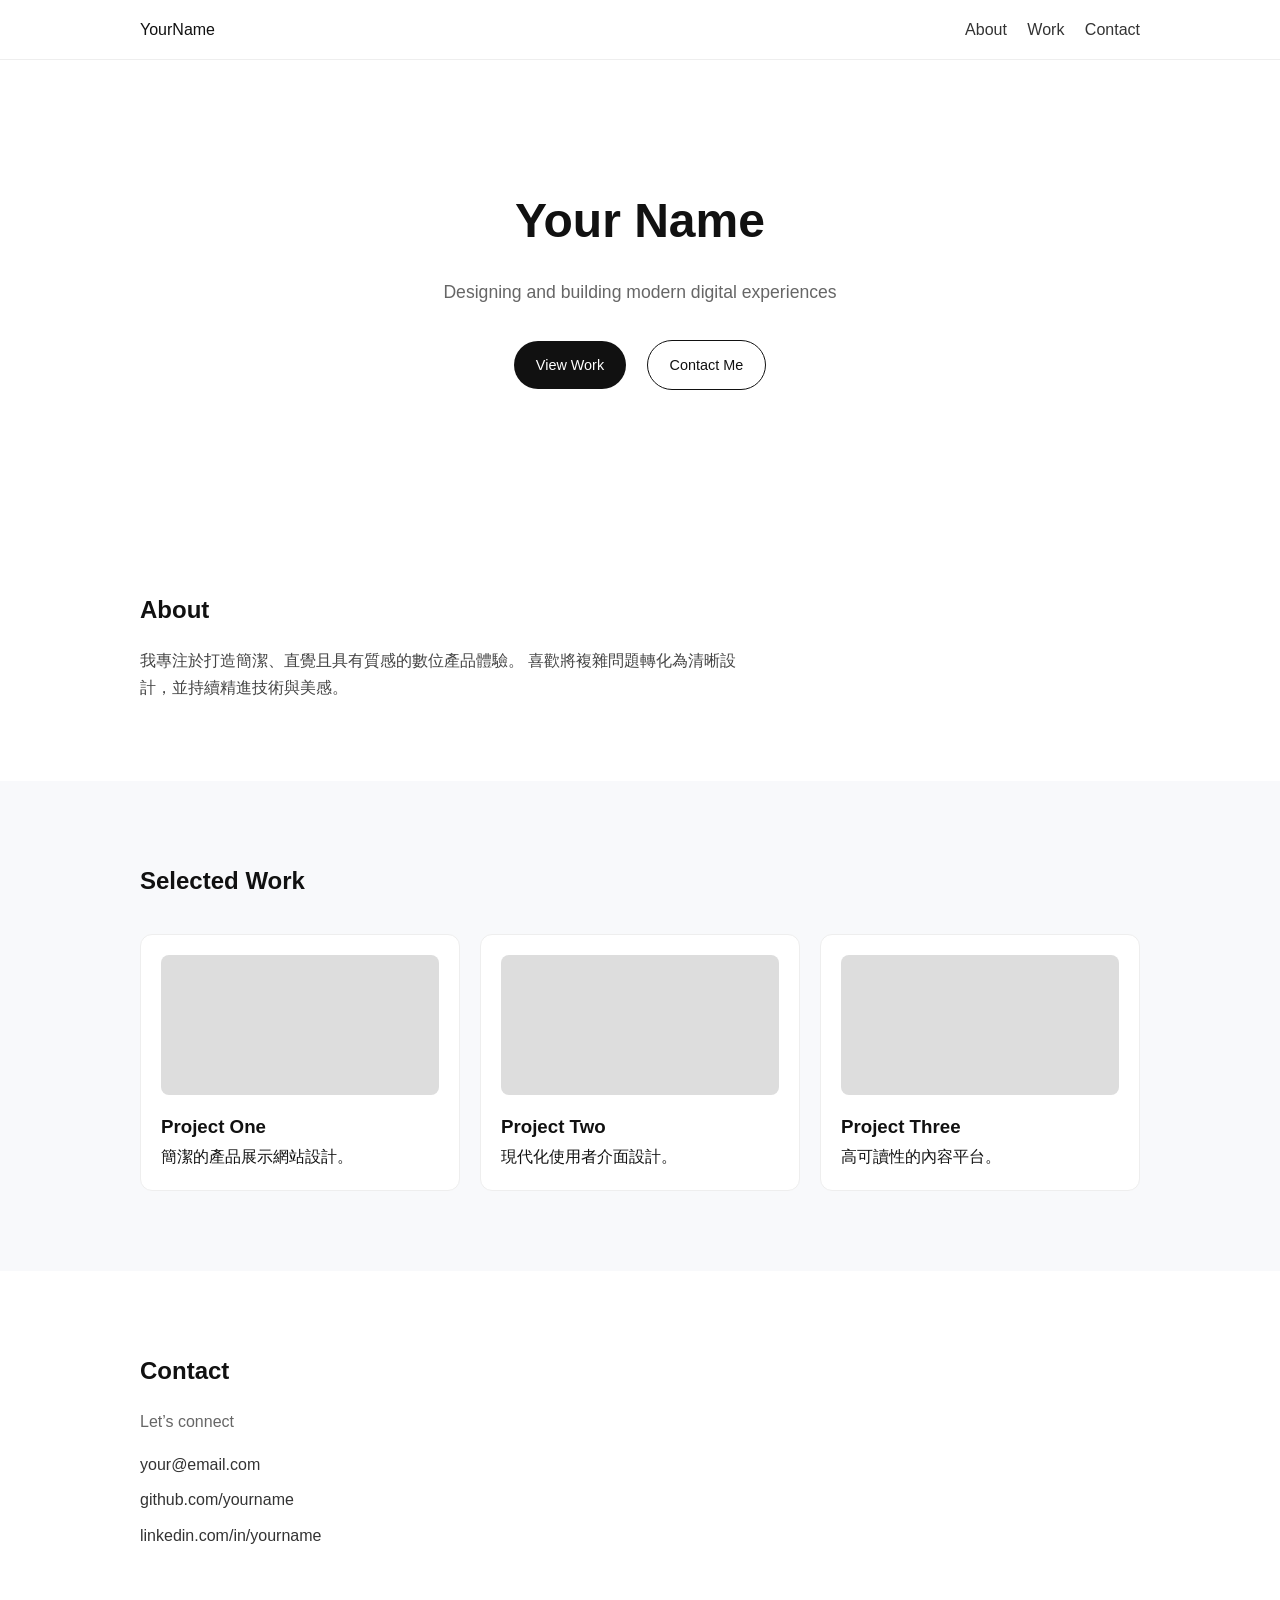
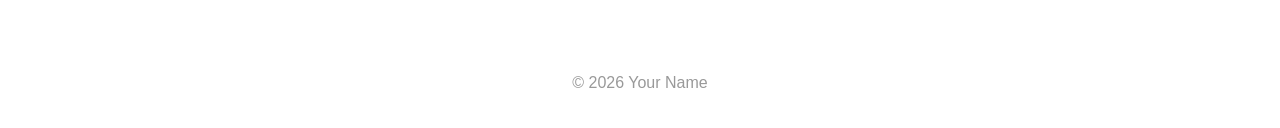
<file: index2.html>
<!DOCTYPE html>
<html lang="zh-Hant">
<head>
  <meta charset="UTF-8" />
  <meta name="viewport" content="width=device-width, initial-scale=1.0" />
  <title>Katie | Portfolio</title>
  <link rel="stylesheet" href="styles2.css" />
</head>
<body>

  <!-- Navbar -->
  <header class="navbar">
    <div class="container nav-content">
      <div class="logo">YourName</div>
      <nav>
        <a href="#about">About</a>
        <a href="#projects">Work</a>
        <a href="#contact">Contact</a>
      </nav>
    </div>
  </header>

  <!-- Hero -->
  <section id="hero" class="hero">
    <div class="container hero-content">
      <h1 class="hero-name">Your Name</h1>
      <p class="hero-tagline">
        Designing and building modern digital experiences
      </p>
      <div class="hero-buttons">
        <a href="#projects" class="btn primary">View Work</a>
        <a href="#contact" class="btn secondary">Contact Me</a>
      </div>
    </div>
  </section>

  <!-- About -->
  <section id="about" class="about">
    <div class="container">
      <h2>About</h2>
      <p class="about-text">
        我專注於打造簡潔、直覺且具有質感的數位產品體驗。
        喜歡將複雜問題轉化為清晰設計，並持續精進技術與美感。
      </p>
    </div>
  </section>

  <!-- Projects -->
  <section id="projects" class="projects">
    <div class="container">
      <h2>Selected Work</h2>

      <div class="project-grid">

        <div class="project-card">
          <div class="project-image"></div>
          <h3>Project One</h3>
          <p>簡潔的產品展示網站設計。</p>
        </div>

        <div class="project-card">
          <div class="project-image"></div>
          <h3>Project Two</h3>
          <p>現代化使用者介面設計。</p>
        </div>

        <div class="project-card">
          <div class="project-image"></div>
          <h3>Project Three</h3>
          <p>高可讀性的內容平台。</p>
        </div>

      </div>
    </div>
  </section>

  <!-- Contact -->
  <section id="contact" class="contact">
    <div class="container">
      <h2>Contact</h2>
      <p class="contact-text">Let’s connect</p>

      <ul class="contact-list">
        <li>your@email.com</li>
        <li>github.com/yourname</li>
        <li>linkedin.com/in/yourname</li>
      </ul>
    </div>
  </section>

  <!-- Footer -->
  <footer class="footer">
    <p>© 2026 Your Name</p>
  </footer>

  <script src="script2.js"></script>
</body>
</html>
</file>
<file: styles2.css>
/* Reset */
* {
  margin: 0;
  padding: 0;
  box-sizing: border-box;
}

/* Base */
body {
  font-family: -apple-system, BlinkMacSystemFont, sans-serif;
  background: #ffffff;
  color: #111;
  line-height: 1.7;
}

.container {
  width: 90%;
  max-width: 1000px;
  margin: 0 auto;
}

/* Navbar */
.navbar {
  background: #ffffff;
  border-bottom: 1px solid #eee;
  padding: 1rem 0;
  position: sticky;
  top: 0;
}

.nav-content {
  display: flex;
  justify-content: space-between;
  align-items: center;
}

.navbar a {
  text-decoration: none;
  color: #333;
  margin-left: 1rem;
}

.navbar a:hover {
  opacity: 0.6;
}

/* Hero */
.hero {
  padding: 120px 0;
  text-align: center;
}

.hero-name {
  font-size: 3rem;
  font-weight: 600;
}

.hero-tagline {
  margin-top: 1rem;
  color: #666;
  font-size: 1.1rem;
}

.hero-buttons {
  margin-top: 2rem;
}

.btn {
  display: inline-block;
  padding: 12px 22px;
  margin: 0 8px;
  border-radius: 999px;
  text-decoration: none;
  font-size: 0.9rem;
}

.primary {
  background: #111;
  color: #fff;
}

.secondary {
  border: 1px solid #111;
  color: #111;
}

.btn:hover {
  opacity: 0.7;
}

/* Sections */
section {
  padding: 80px 0;
}

h2 {
  margin-bottom: 1rem;
  font-size: 1.5rem;
}

/* About */
.about-text {
  max-width: 600px;
  color: #444;
}

/* Projects */
.projects {
  background: #f8f9fb;
}

.project-grid {
  display: grid;
  grid-template-columns: repeat(3, 1fr);
  gap: 20px;
  margin-top: 2rem;
}

.project-card {
  background: #fff;
  padding: 20px;
  border-radius: 12px;
  border: 1px solid #eee;
}

.project-image {
  height: 140px;
  background: #ddd;
  border-radius: 8px;
  margin-bottom: 1rem;
}

/* Contact */
.contact-text {
  color: #666;
}

.contact-list {
  list-style: none;
  margin-top: 1rem;
}

.contact-list li {
  margin-bottom: 0.5rem;
  color: #333;
}

/* Footer */
.footer {
  text-align: center;
  padding: 2rem 0;
  color: #999;
}

/* Responsive */
@media (max-width: 768px) {
  .hero-name {
    font-size: 2.2rem;
  }

  .project-grid {
    grid-template-columns: 1fr;
  }

  .hero-buttons {
    display: flex;
    flex-direction: column;
    gap: 10px;
  }
}
</file>
